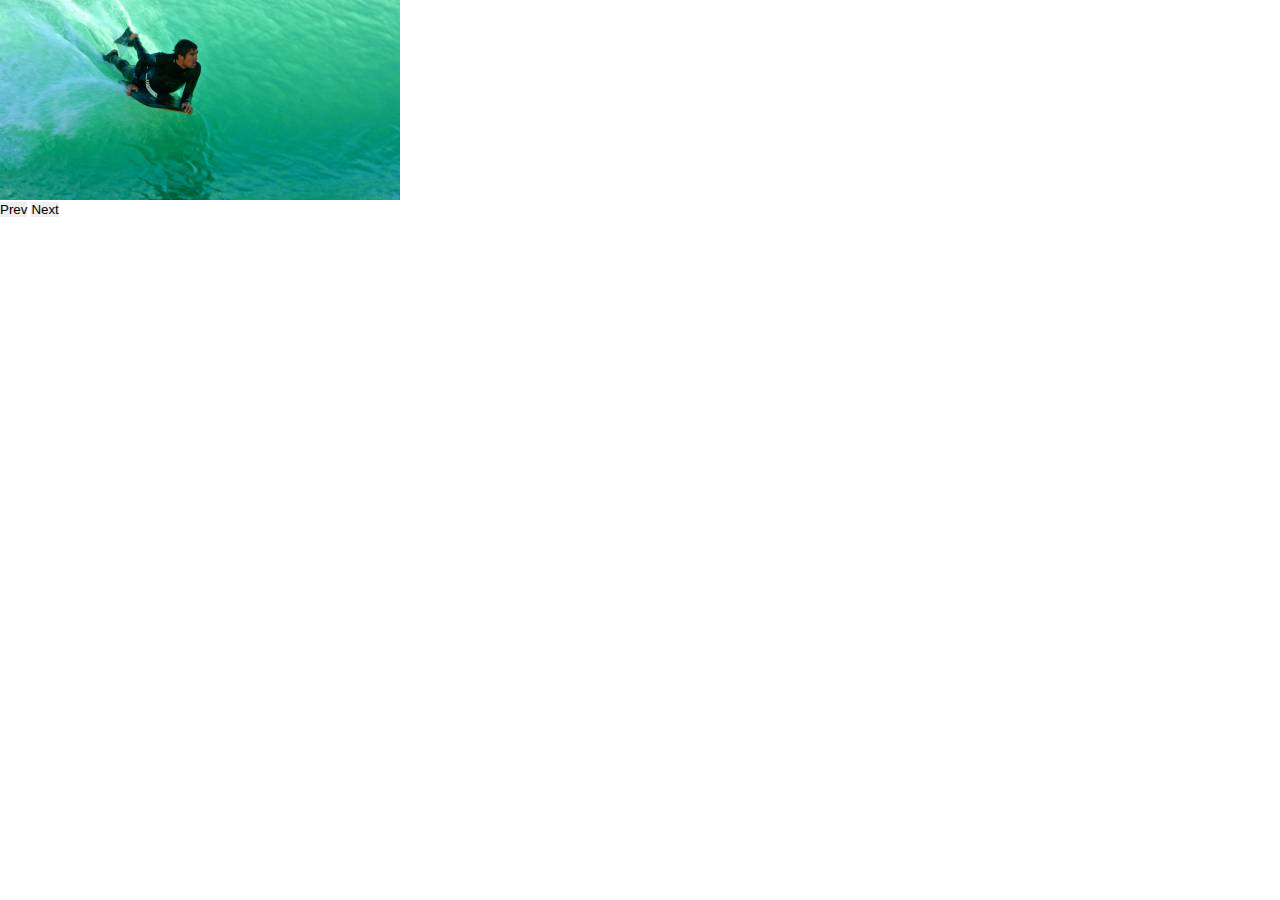
<file: Warsztaty/1_Slider/index.html>
<!DOCTYPE html>
<html lang="en">
<head>
    <meta charset="UTF-8">
    <title>CodersLab</title>
    <link rel="stylesheet" href="css/style.css">
</head>
<body>

<div class="slider">
    <ul>
        <li ><img src="images/1.jpeg"></li>
        <li><img src="images/2.jpeg"></li>
        <li><img src="images/3.jpeg"></li>
        <li><img src="images/4.jpeg"></li>
        <li><img src="images/5.jpeg"></li>
        <li><img src="images/6.jpeg"></li>
    </ul>
    <button id="prevPicture">Prev</button>
    <button id="nextPicture">Next</button>
</div>

</body>
<script src="js/app.js"></script>
</html>
</file>
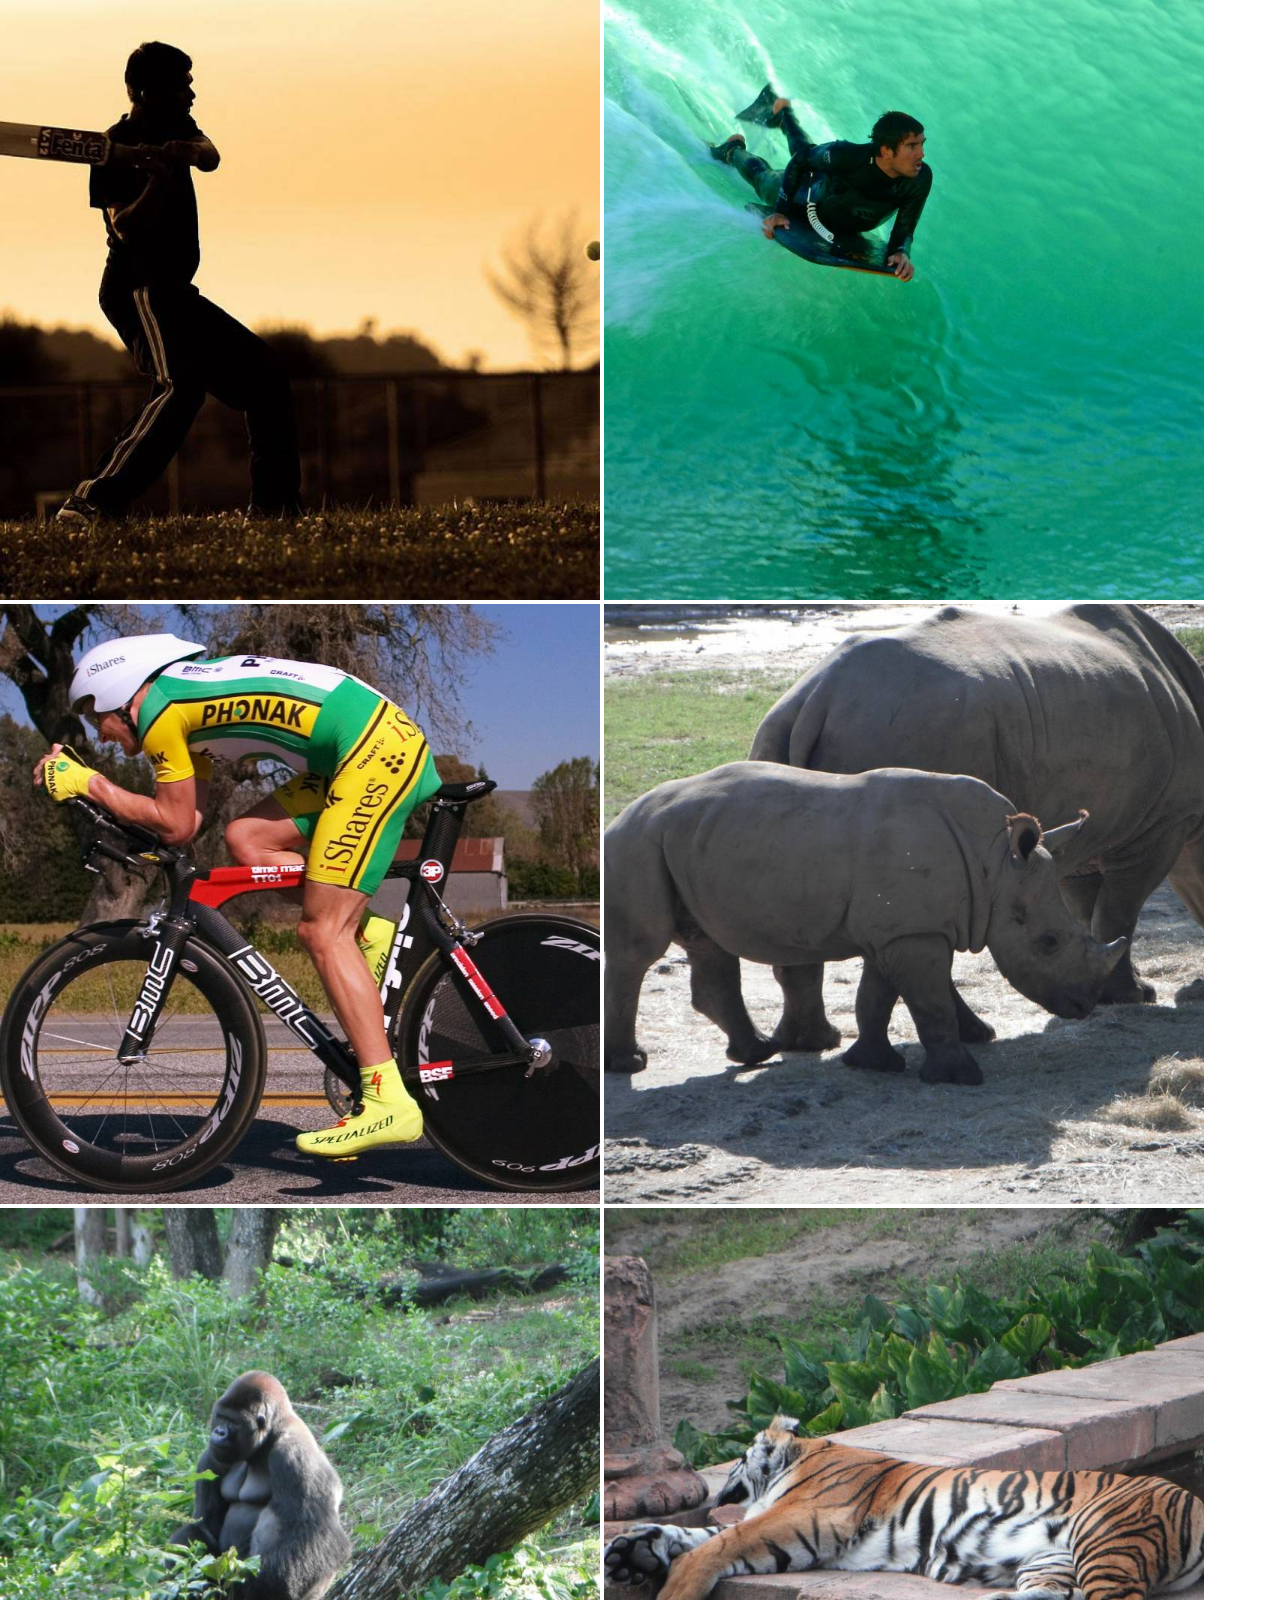
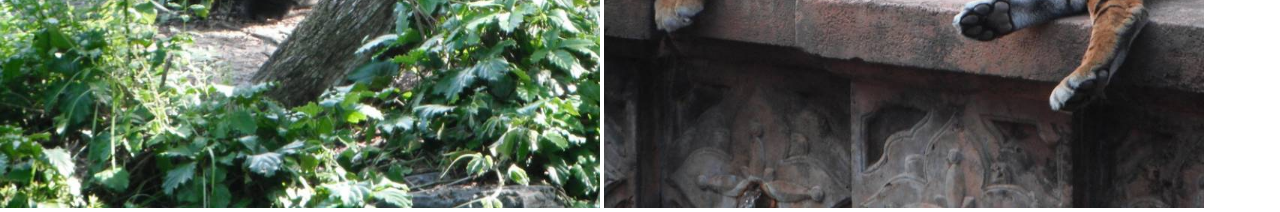
<file: Warsztaty/2_Gallery/index.html>
<!DOCTYPE html>
<html lang="en">
<head>
    <meta charset="UTF-8">
    <title>CodersLab</title>
    <link rel="stylesheet" href="css/style.css">
</head>
<body>

<div class="gallery">
    <ul>
        <li><img src="images/1.jpeg"></li>
        <li><img src="images/2.jpeg"></li>
        <li><img src="images/3.jpeg"></li>
        <li><img src="images/4.jpeg"></li>
        <li><img src="images/5.jpeg"></li>
        <li><img src="images/6.jpeg"></li>
    </ul>
</div>


</body>
<script src="js/app.js"></script>
</html>
</file>
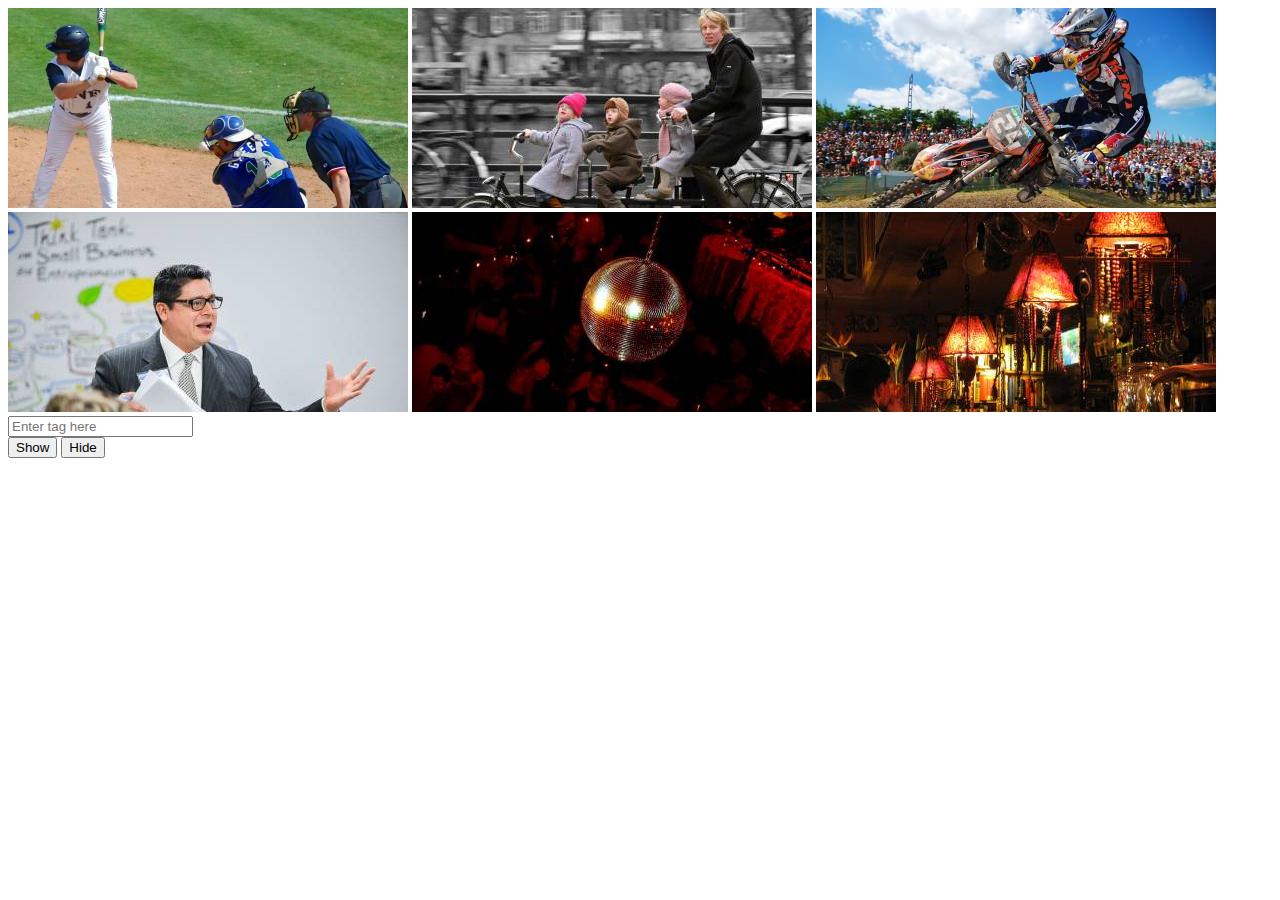
<file: Warsztaty/3_GalleryWithFilter/index.html>
<!DOCTYPE html>
<html lang="en">
<head>
    <meta charset="UTF-8">
    <title>CodersLab</title>
    <link rel="stylesheet" href="css/style.css">
    <script src="js/app.js" type="text/javascript"></script>
</head>
<body>

<div id="gallery">
    <img data-tag="baseball,sport,people" src="images/1.jpeg">
    <img data-tag="bike,people" src="images/2.jpeg">
    <img data-tag="motorbike,sport,people" src="images/3.jpeg">
    <img data-tag="people" src="images/4.jpeg">
    <img data-tag="p    eople,nightlife" src="images/5.jpeg">
    <img data-tag="nightlife" src="images/6.jpeg">
</div>

<input id="tagInput" type="text" placeholder="Enter tag here">
<br>
<button id="showButton">Show</button>
<button id="hideButton">Hide</button>
</body>

</html>
</file>
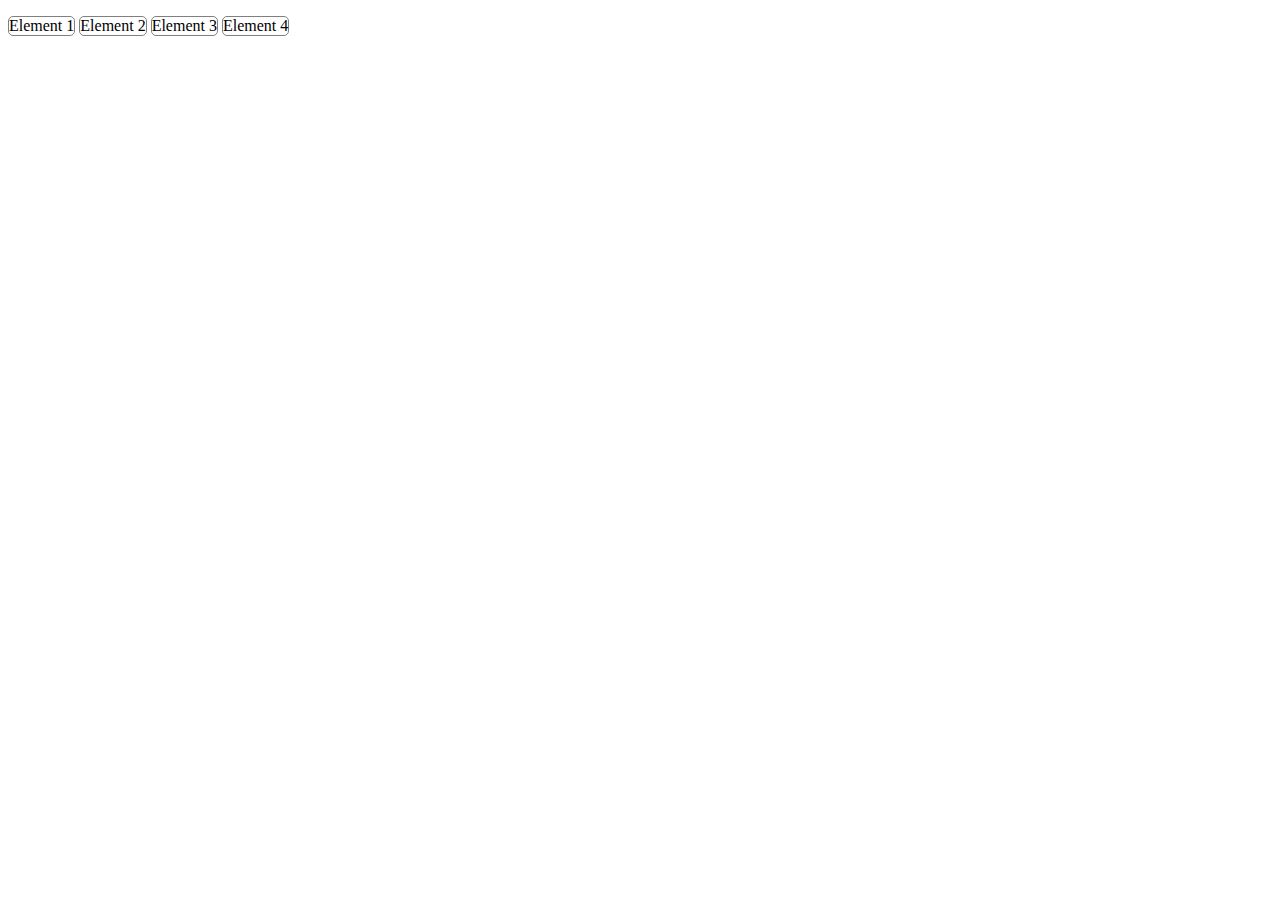
<file: Warsztaty/4_Menu/index.html>
<!DOCTYPE html>
<html lang="pl-PL">
<head>
    <meta charset="UTF-8">
    <title>CodersLab</title>
    <link rel="stylesheet" href="css/style.css">
</head>
<body>

<div class="nav">
    <ul>
        <li>Element 1</li>
        <li>Element 2
            <ul>
                <li>Element 2.1</li>
                <li>Element 2.2</li>
                <li>Element 2.3</li>
                <li>Element 2.4</li>
            </ul>
        </li>
        <li>Element 3</li>
        <li>Element 4
            <ul>
                <li>Element 4.1</li>
                <li>Element 4.2</li>
                <li>Element 4.3</li>
                <li>Element 4.4</li>
            </ul>
        </li>
    </ul>
</div>

</body>
<script src="js/app.js" type="text/javascript"></script>

</html>
</file>
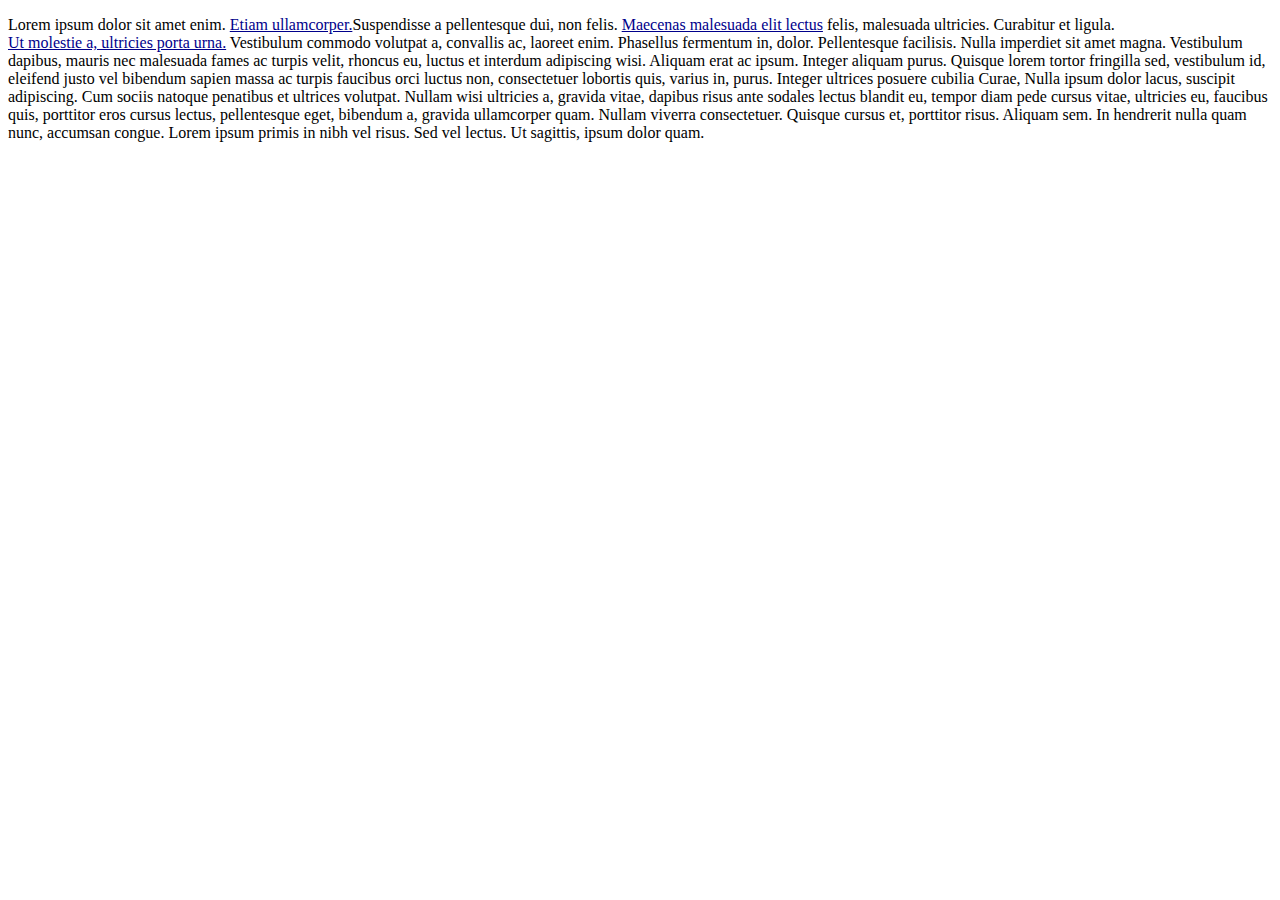
<file: Warsztaty/5_Tooltips/index.html>
<!DOCTYPE html>
<html lang="pl-PL">
<head>
    <meta charset="UTF-8">
    <title>CodersLab</title>
    <link rel="stylesheet" href="css/style.css">
</head>
<body>

<p>
    Lorem ipsum dolor sit amet enim. <span class="tooltip" data-text="To jest text tooltipa"> Etiam ullamcorper.</span>Suspendisse a pellentesque dui, non felis. <span class="tooltip" data-text="Tooltip 2">Maecenas malesuada elit lectus</span> felis, malesuada ultricies. Curabitur et ligula.<span class="tooltip" data-text="Tooltip 3">Ut molestie a, ultricies porta urna.</span> Vestibulum commodo volutpat a, convallis ac, laoreet enim. Phasellus fermentum in, dolor. Pellentesque facilisis. Nulla imperdiet sit amet magna. Vestibulum dapibus, mauris nec malesuada fames ac turpis velit, rhoncus eu, luctus et interdum adipiscing wisi. Aliquam erat ac ipsum. Integer aliquam purus. Quisque lorem tortor fringilla sed, vestibulum id, eleifend justo vel bibendum sapien massa ac turpis faucibus orci luctus non, consectetuer lobortis quis, varius in, purus. Integer ultrices posuere cubilia Curae, Nulla ipsum dolor lacus, suscipit adipiscing. Cum sociis natoque penatibus et ultrices volutpat. Nullam wisi ultricies a, gravida vitae, dapibus risus ante sodales lectus blandit eu, tempor diam pede cursus vitae, ultricies eu, faucibus quis, porttitor eros cursus lectus, pellentesque eget, bibendum a, gravida ullamcorper quam. Nullam viverra consectetuer. Quisque cursus et, porttitor risus. Aliquam sem. In hendrerit nulla quam nunc, accumsan congue. Lorem ipsum primis in nibh vel risus. Sed vel lectus. Ut sagittis, ipsum dolor quam.
</p>

</body>
<script src="js/app.js"></script>
</html>
</file>
<file: Warsztaty/1_Slider/css/style.css>
*{
    margin: 0;
    border: 0;
    padding: 0;
}
.slider ul{
    list-style-type: none;
    width: 400px;
    height: 200px;
}
.slider li{
    display: none;
}

.slider .visible{
    display: inline-block;
}
</file>
<file: Warsztaty/2_Gallery/css/style.css>
*{
    margin: 0;
    padding: 0;
}
.gallery ul {
    list-style: none;
}

.gallery li {
    display: inline-block;
}

.gallery li img {
    width: 600px;
    height: 600px;
}

.fullScreen {
    position: fixed;
    width: 100%;
    height: 100%;
    left: 0;
    top: 0;
    z-index: 1;
    background:rgba(255,255,255,0.7);
}
.fullScreen .close {
    display: block;
    margin: auto;
}

.fullScreen img {
    display: block;
    margin: 15px auto 5px;
    width: auto;
    height: calc(100% - 50px);
}
</file>
<file: Warsztaty/3_GalleryWithFilter/css/style.css>
.invisible {
    display: none;
}
</file>
<file: Warsztaty/4_Menu/css/style.css>
ul {
    padding: 0;
}

.nav ul {
    list-style: none;
    width: 100%;
}

.nav>ul>li {
    display: inline-block;
    position: relative;
}

.nav>ul>li>ul {
    display: none;
    position: absolute;
    width: 300px;
}
</file>
<file: Warsztaty/5_Tooltips/css/style.css>
.tooltip {
    text-decoration: underline;
    color: darkblue;
    position: relative;
    display: inline-block;
}

.tooltipText {
    position: absolute;
    top: 100%;
    display: block;
    background-color: white;
    color: black;
    border: solid black 1px;
    z-index: 1;
}
</file>
